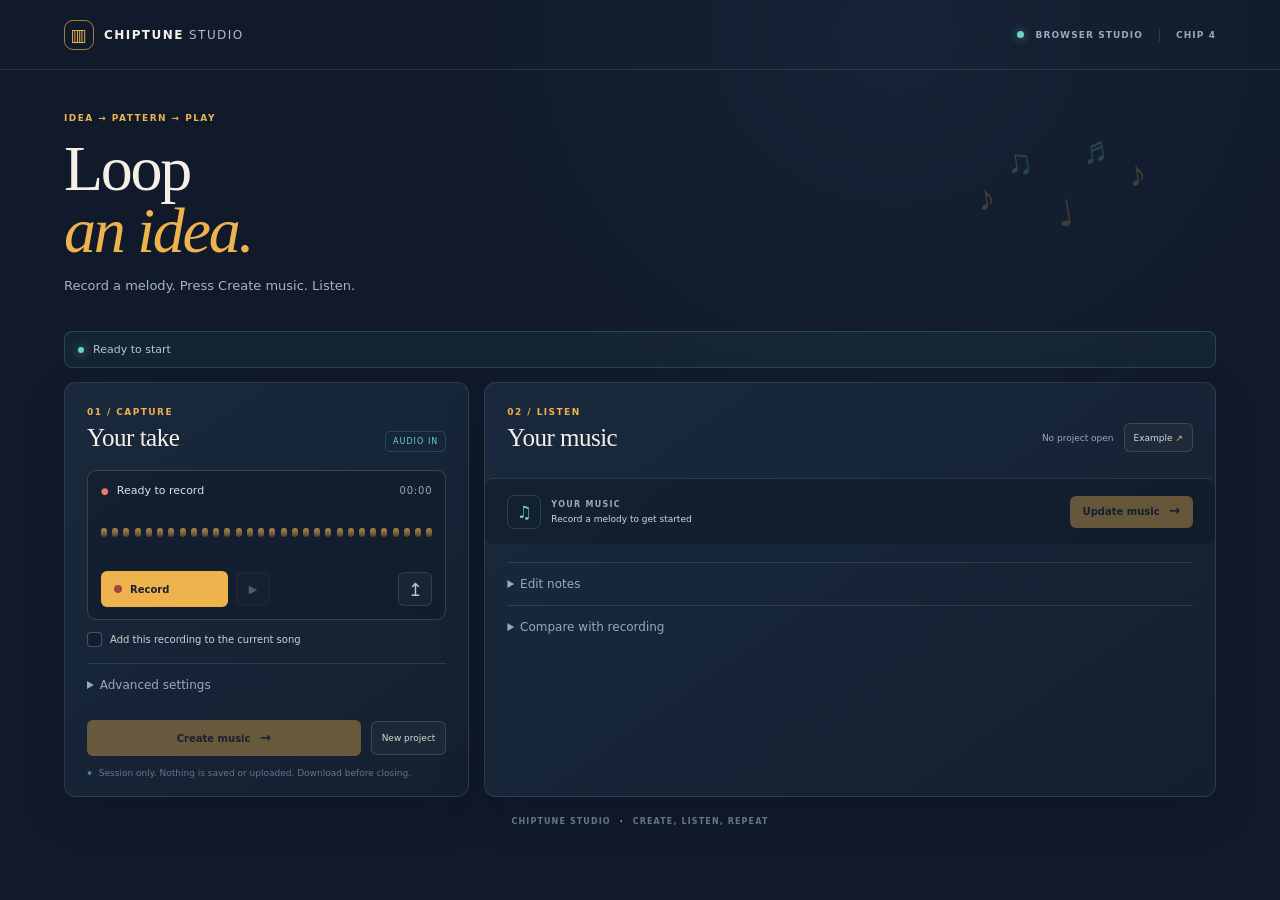
<file: docs/index.html>
<!doctype html>
<html lang="en">
<head>
  <meta charset="utf-8">
  <meta name="viewport" content="width=device-width, initial-scale=1">
  <meta name="theme-color" content="#101a2b">
  <title>Chiptune Studio</title>
  <link rel="icon" href="data:image/svg+xml,%3Csvg xmlns='http://www.w3.org/2000/svg' viewBox='0 0 16 16'%3E%3Crect width='16' height='16' rx='3' fill='%23101a2b'/%3E%3Cpath d='M4 4v8m3-8v8m3-8v8m3-8v8' stroke='%23efb34e'/%3E%3C/svg%3E">
  <link rel="stylesheet" href="./style.css">
</head>
<body>
  <header class="topbar">
    <a class="brand" href="./" aria-label="Chiptune Studio, home"><span class="brand-mark">▥</span><span>CHIPTUNE<span class="brand-light"> STUDIO</span></span></a>
    <div hidden class="recent-projects"><select hidden id="recentProjects" aria-label="Recent projects"><option value="">Recent projects</option></select><button hidden id="openProjectButton" class="small-button" disabled>Open</button></div>
    <div class="top-meta"><span class="live-dot"></span><span>BROWSER STUDIO</span><span class="top-divider"></span><span id="profileBadge">CHIP 4</span></div>
  </header>
  <main>
    <section class="masthead">
      <div><p class="eyebrow">IDEA → PATTERN → PLAY</p><h1>Loop<br><em>an idea.</em></h1><p class="intro">Record a melody. Press Create music. Listen.</p></div>
      <div class="mast-note" aria-hidden="true"><span>♪</span><span>♫</span><span>♩</span><span>♬</span><span>♪</span></div>
    </section>
    <div id="status" class="status" role="status"><span class="status-dot"></span><span>Ready to start</span></div>
    <div class="studio-grid">
      <section class="panel capture-panel">
        <div class="panel-heading"><div><p class="eyebrow">01 / CAPTURE</p><h2>Your take</h2></div><span class="step-tag">AUDIO IN</span></div>
        <div class="record-card">
          <div class="record-top"><span class="record-icon">●</span><span id="recordLabel">Ready to record</span><span id="recordTimer" class="timer">00:00</span></div>
          <div class="waveform" id="waveform" aria-hidden="true"><i></i><i></i><i></i><i></i><i></i><i></i><i></i><i></i><i></i><i></i><i></i><i></i><i></i><i></i><i></i><i></i><i></i><i></i><i></i><i></i><i></i><i></i><i></i><i></i><i></i><i></i><i></i><i></i><i></i><i></i></div>
          <div class="record-controls"><button id="recordButton" class="record-button"><span></span> Record</button><button id="stopButton" hidden class="icon-button" disabled aria-label="Stop recording">■</button><button id="playTakeButton" class="icon-button" disabled aria-label="Play take">▶</button><label class="icon-button import-button" for="wavFile" title="Import WAV">↥</label><input id="wavFile" type="file" accept="audio/wav,.wav" hidden></div>
        </div>
        <label class="arrange-option"><input id="layerInput" type="checkbox" disabled><span class="checkmark"></span><span>Add this recording to the current song</span></label>
        <details class="advanced-settings"><summary>Advanced settings</summary>
        <div class="form-grid">
          <label class="field"><span>TITLE</span><input id="titleInput" type="text" value="New track" maxlength="100" placeholder="Name your track"></label>
          <label class="field"><span>BPM</span><span class="input-suffix"><input id="bpmInput" type="number" min="30" max="300" value="120"><b>BPM</b></span></label>
        </div>
        <div class="tap-row"><span class="field-label">TEMPO</span><button id="tapButton" class="text-button">Tap to set tempo <span>↗</span></button><span id="tapReadout" class="muted">—</span></div>
        <div class="option-row"><div><span class="field-label">NEW TRACK PROFILE</span><p>Voices available in your setup</p></div><div class="segmented"><button data-profile="chip4" class="selected">CHIP 4</button><button data-profile="console8">CONSOLE 8</button></div></div>
        <div class="option-row"><div><span class="field-label">TIMING</span><p>Keep your rhythm or align to a grid</p></div><div class="segmented quantize"><button data-quantize="0" class="selected">ORIGINAL</button><button data-quantize="1">¼</button><button data-quantize="0.5">⅛</button><button data-quantize="0.25">¹⁄₁₆</button></div></div>
        <label class="field"><span>START AT BAR (0 = BEGINNING)</span><input id="layerAtBar" type="number" min="0" max="255" step="0.25" value="0" disabled></label>
        </details>
        <div class="capture-actions"><button id="transcribeButton" class="button-primary" disabled>Create music <span>→</span></button><button id="newButton" class="button-quiet">New project</button></div>
        <p class="privacy-note"><span>⌖</span> Session only. Nothing is saved or uploaded. Download before closing.</p>
      </section>
      <section class="panel editor-panel">
        <div class="panel-heading"><div><p class="eyebrow">02 / LISTEN</p><h2>Your music</h2></div><div class="editor-heading-right"><span id="scoreName" class="score-name">No project open</span><button id="exampleButton" class="small-button">Example <span>↗</span></button></div></div>
        <details id="noteEditor" class="note-editor"><summary>Edit notes</summary>
        <div class="editor-toolbar"><div class="pattern-select"><span class="field-label">PATTERN</span><select id="patternSelect" aria-label="Selected pattern" disabled></select></div><span id="noteCount" class="note-count">0 NOTES</span><div class="editor-tools"><div class="transpose-tools"><button id="transposeDown" class="small-button transpose-button" aria-label="Transpose pattern down 12 semitones" title="−12 semitones" disabled>−12</button><button id="transposeUp" class="small-button transpose-button" aria-label="Transpose pattern up 12 semitones" title="+12 semitones" disabled>+12</button></div><button id="addNoteButton" class="small-button" disabled>＋ Note</button><button id="saveButton" class="button-primary save-button" disabled>Apply edits <span>↗</span></button></div></div>
        <canvas id="pianoRoll" class="piano-roll" aria-label="Notes in the pattern"></canvas>
        <div class="table-wrap"><table><thead><tr><th>NOTE</th><th>PITCH</th><th>START</th><th>DURATION</th><th>VELOCITY</th><th></th></tr></thead><tbody id="notesBody"><tr><td colspan="6" class="empty-cell">Capture a take or open a project to see its notes.</td></tr></tbody></table></div>
        <div class="editor-footer"><span id="revisionHint">Changes last only for this session.</span><span class="keyboard-hint">↑↓ PITCH&nbsp;&nbsp; · &nbsp;&nbsp;QUARTER BEATS</span></div>
        </details>
        <div class="mix-player"><div class="mix-icon">♫</div><div class="mix-details"><span class="field-label">YOUR MUSIC</span><span id="mixName">Record a melody to get started</span></div><button id="renderButton" class="button-primary" disabled>Update music <span>→</span></button><audio id="mixAudio" controls hidden></audio><a id="downloadWave" class="small-button" download="music.wav" hidden>Download WAV</a><a id="downloadSong" class="small-button" download="song.json" hidden>Download song</a><a id="downloadOgg" class="small-button" download="mix.ogg" hidden>Download Ogg</a></div>
        <details class="comparison-options"><summary>Compare with recording</summary>
        <div id="originalPlayer" class="mix-player" hidden><span class="field-label">ORIGINAL RECORDING</span><audio id="originalAudio" controls preload="metadata"></audio></div>
        <div id="faithfulPlayer" class="mix-player" hidden><div class="mix-details"><span class="field-label">VOICE TO CHIP - continuous pitch</span><span>Original timing and pitch movement; melody only, no accompaniment</span></div><audio id="faithfulAudio" controls preload="metadata"></audio></div>
        </details>
        <details id="errorDetails" class="technical-details" hidden><summary>Technical details</summary><pre id="errorText"></pre></details>
      </section>
    </div>
    <footer>CHIPTUNE STUDIO <span>·</span> CREATE, LISTEN, REPEAT</footer>
  </main>
  <script src="./recorder.js"></script>
  <script src="./browser-runtime.js"></script>
  <script src="./app.js"></script>
</body>
</html>
</file>
<file: docs/style.css>
:root {
  color-scheme: dark;
  --navy: #101a2b;
  --navy-soft: #17253a;
  --navy-raised: #1c2b40;
  --cream: #f5f0e5;
  --muted: #9aa8ba;
  --muted-dark: #66758a;
  --amber: #efb34e;
  --mint: #6dd2c1;
  --red: #f17568;
  --line: rgba(229, 221, 203, .13);
  font-family: Inter, ui-sans-serif, system-ui, -apple-system, BlinkMacSystemFont, "Segoe UI", sans-serif;
  background: var(--navy);
  color: var(--cream);
}
* { box-sizing: border-box; }
body { margin: 0; min-width: 320px; background: radial-gradient(ellipse at 70% 4%, rgba(49, 73, 102, .19), transparent 37%), var(--navy); }
button, input, select { font: inherit; }
button { color: inherit; cursor: pointer; }
.topbar { height: 70px; padding: 0 clamp(20px, 5vw, 76px); display: flex; align-items: center; justify-content: space-between; border-bottom: 1px solid var(--line); }
.brand { display: flex; align-items: center; gap: 10px; text-decoration: none; color: var(--cream); font-weight: 750; font-size: 12px; letter-spacing: .12em; }
.brand-light { color: #afbac7; font-weight: 450; }
.brand-mark { display: grid; place-items: center; width: 30px; height: 30px; border: 1px solid rgba(239,179,78,.65); color: var(--amber); font-size: 17px; border-radius: 9px; }
.recent-projects { display: flex; align-items: center; gap: 6px; flex: 0 1 410px; margin: 0 18px; }
.recent-projects select { width: 100%; min-width: 0; height: 30px; padding: 0 9px; border: 1px solid rgba(229,221,203,.14); border-radius: 6px; outline: 0; background: rgba(8,15,25,.3); color: #d7dedb; font-size: 9px; }
.recent-projects select:focus { border-color: rgba(239,179,78,.6); }
.recent-projects option { background: var(--navy); }
.recent-projects .small-button { height: 30px; }
.top-meta { display: flex; align-items: center; gap: 11px; color: var(--muted); font-size: 9px; letter-spacing: .12em; font-weight: 700; }
.live-dot, .status-dot { width: 7px; height: 7px; border-radius: 50%; background: var(--mint); box-shadow: 0 0 10px rgba(109,210,193,.6); }
.top-divider { height: 14px; width: 1px; background: var(--line); margin: 0 5px; }
main { max-width: 1420px; padding: 0 clamp(20px, 5vw, 76px) 32px; margin: auto; }
.masthead { min-height: 230px; padding: 42px 0 35px; display: flex; justify-content: space-between; align-items: center; position: relative; overflow: hidden; }
.eyebrow, .field-label { margin: 0; color: var(--amber); font-size: 9px; line-height: 1.4; font-weight: 750; letter-spacing: .16em; }
h1 { font-family: Georgia, "Times New Roman", serif; font-weight: 400; letter-spacing: -.035em; font-size: clamp(40px, 5vw, 64px); line-height: .98; margin: 13px 0 12px; }
h1 em { color: var(--amber); font-weight: 400; }
.intro { margin: 0; max-width: 440px; color: #a8b4c2; font-size: 13px; line-height: 1.65; }
.mast-note { position: absolute; right: 6%; top: 21px; height: 190px; display: flex; align-items: center; gap: 16px; color: rgba(239,179,78,.22); font-family: Georgia, serif; font-size: 36px; transform: rotate(-9deg); user-select: none; }
.mast-note span:nth-child(2), .mast-note span:nth-child(4) { transform: translateY(-30px); color: rgba(109,210,193,.22); }
.mast-note span:nth-child(3) { transform: translateY(28px); }
.status { display: flex; align-items: center; gap: 9px; min-height: 37px; padding: 0 13px; margin-bottom: 14px; border: 1px solid rgba(109,210,193,.2); border-radius: 8px; background: rgba(109,210,193,.055); color: #b6c5cb; font-size: 11px; }
.status .status-dot { flex: 0 0 6px; width: 6px; height: 6px; }
.status.working { border-color: rgba(239,179,78,.25); background: rgba(239,179,78,.055); color: #e7c98f; }
.status.working .status-dot { background: var(--amber); animation: pulse 1s infinite; }
.status.error { border-color: rgba(241,117,104,.34); background: rgba(241,117,104,.07); color: #f0aaa2; }
.status.error .status-dot { background: var(--red); }
.status.success .status-dot { background: var(--mint); }
@keyframes pulse { 50% { opacity: .28; } }
.studio-grid { display: grid; grid-template-columns: minmax(315px, .82fr) minmax(500px, 1.48fr); gap: 15px; align-items: stretch; }
.panel { min-width: 0; background: linear-gradient(145deg, rgba(27,42,62,.94), rgba(20,32,49,.97)); border: 1px solid rgba(227,219,201,.12); border-radius: 12px; box-shadow: 0 16px 45px rgba(0,0,0,.12); }
.capture-panel { padding: 23px 22px 17px; }
.editor-panel { padding: 23px 22px 0; display: flex; flex-direction: column; }
.panel-heading { display: flex; align-items: flex-end; justify-content: space-between; gap: 12px; margin-bottom: 18px; }
h2 { margin: 5px 0 0; font-family: Georgia, "Times New Roman", serif; font-weight: 400; letter-spacing: -.02em; font-size: 25px; }
.step-tag { border: 1px solid rgba(109,210,193,.21); padding: 5px 7px; border-radius: 5px; color: var(--mint); font-size: 8px; letter-spacing: .13em; }
.record-card { border: 1px solid rgba(239,179,78,.23); border-radius: 9px; padding: 13px 13px 12px; background: rgba(10,18,30,.3); }
.record-top { display: flex; align-items: center; gap: 8px; color: #dce1df; font-size: 11px; }
.record-icon { color: var(--red); font-size: 9px; }
.timer { margin-left: auto; color: var(--muted); font-feature-settings: "tnum"; font-size: 10px; letter-spacing: .08em; }
.waveform { height: 53px; margin: 9px 0 12px; display: flex; align-items: center; justify-content: space-between; gap: 3px; overflow: hidden; }
.waveform i { flex: 1; max-width: 6px; min-height: 4px; height: 18%; border-radius: 3px; background: linear-gradient(0deg, rgba(239,179,78,.34), var(--amber)); opacity: .72; transition: height .08s linear; }
.record-controls { display: flex; align-items: center; gap: 8px; }
.record-button, .button-primary { height: 36px; padding: 0 13px; border: 0; border-radius: 6px; background: var(--amber); color: #172032; font-size: 10px; font-weight: 800; transition: transform .15s, background .15s; }
.record-button:hover, .button-primary:hover { background: #ffd078; transform: translateY(-1px); }
.record-button { display: flex; align-items: center; gap: 8px; min-width: 127px; }
.record-button span { width: 8px; height: 8px; background: #a6433f; border-radius: 50%; }
.record-button.is-recording { background: #f28b78; }
.record-button.is-recording span { animation: pulse 1s infinite; }
.icon-button { width: 34px; height: 34px; display: grid; place-items: center; border: 1px solid var(--line); border-radius: 6px; background: rgba(245,240,229,.035); color: #b9c4cf; font-size: 11px; text-decoration: none; }
.icon-button:hover:not(:disabled) { color: var(--amber); border-color: rgba(239,179,78,.5); }
button:disabled { opacity: .38; cursor: not-allowed; }
.import-button { margin-left: auto; font-size: 18px; }
.form-grid { display: grid; grid-template-columns: 1fr 105px; gap: 11px; margin: 15px 0 12px; }
.field { display: flex; flex-direction: column; gap: 6px; min-width: 0; color: var(--muted); font-size: 8px; font-weight: 750; letter-spacing: .13em; }
.field input, .input-suffix { width: 100%; height: 35px; border: 1px solid rgba(229,221,203,.13); border-radius: 6px; outline: none; background: rgba(8,15,25,.28); color: var(--cream); font-size: 11px; letter-spacing: normal; }
.field input { padding: 0 10px; }
.field input:focus, .input-suffix:focus-within { border-color: rgba(239,179,78,.72); }
.input-suffix { display: flex; align-items: center; }
.input-suffix input { border: 0; height: 100%; width: 65%; font-variant-numeric: tabular-nums; }
.input-suffix b { color: var(--muted); font-size: 8px; letter-spacing: .1em; }
input[type=number] { appearance: textfield; -moz-appearance: textfield; }
input::-webkit-inner-spin-button, input::-webkit-outer-spin-button { appearance: none; }
.tap-row { min-height: 31px; display: flex; align-items: center; gap: 11px; border-bottom: 1px solid var(--line); padding-bottom: 8px; }
.text-button { border: 0; background: none; padding: 0; color: var(--cream); font-size: 10px; }
.text-button span { color: var(--amber); }
.muted { margin-left: auto; color: var(--muted); font-size: 9px; }
.field-label { color: var(--muted); font-size: 8px; }
.option-row { min-height: 54px; display: flex; align-items: center; justify-content: space-between; gap: 9px; border-bottom: 1px solid var(--line); }
.option-row p { margin: 3px 0 0; color: var(--muted-dark); font-size: 9px; }
.segmented { display: flex; padding: 3px; gap: 2px; border: 1px solid rgba(229,221,203,.1); border-radius: 6px; background: rgba(4,11,21,.25); }
.segmented button { border: 0; background: transparent; color: var(--muted); padding: 6px 8px; border-radius: 4px; font-size: 8px; font-weight: 800; letter-spacing: .06em; white-space: nowrap; }
.segmented button.selected { background: rgba(239,179,78,.16); color: var(--amber); }
.quantize button { min-width: 31px; font-size: 10px; }
.capture-actions { display: flex; align-items: center; gap: 10px; margin-top: 14px; }
.capture-actions .button-primary { flex: 1; }
.button-primary span { margin-left: 6px; font-size: 13px; line-height: 0; }
.button-quiet, .small-button { height: 34px; border: 1px solid rgba(229,221,203,.16); border-radius: 6px; background: rgba(245,240,229,.035); color: #d5d8d3; padding: 0 10px; font-size: 9px; white-space: nowrap; }
.button-quiet:hover, .small-button:hover:not(:disabled) { border-color: rgba(239,179,78,.47); color: var(--amber); }
.privacy-note { margin: 12px 0 0; color: var(--muted-dark); font-size: 9px; }
.privacy-note span { color: var(--mint); margin-right: 4px; }
.arrange-option { display: flex; align-items: center; gap: 8px; margin: 12px 0 0; color: #cbd2d1; font-size: 10px; cursor: pointer; }
.arrange-option input { position: absolute; opacity: 0; pointer-events: none; }
.checkmark { width: 15px; height: 15px; display: grid; place-items: center; flex: 0 0 auto; border: 1px solid rgba(229,221,203,.27); border-radius: 4px; background: rgba(8,15,25,.3); }
.arrange-option input:checked + .checkmark { border-color: rgba(109,210,193,.65); background: rgba(109,210,193,.14); }
.arrange-option input:checked + .checkmark::after { content: "✓"; color: var(--mint); font-size: 11px; line-height: 1; }
.arrange-option input:focus-visible + .checkmark { outline: 2px solid var(--amber); outline-offset: 2px; }
.editor-heading-right { display: flex; align-items: center; gap: 10px; }
.score-name { max-width: 180px; overflow: hidden; text-overflow: ellipsis; color: var(--muted); font-size: 9px; white-space: nowrap; }
.small-button { height: 29px; padding: 0 9px; }
.small-button span { color: var(--amber); }
.editor-toolbar { display: flex; align-items: flex-end; gap: 12px; min-height: 46px; padding-bottom: 10px; border-bottom: 1px solid var(--line); }
.pattern-select { display: flex; flex-direction: column; gap: 5px; }
.pattern-select select { max-width: 145px; color: var(--cream); border: 0; outline: 0; background: transparent; font-size: 11px; }
.pattern-select option { background: var(--navy); }
.note-count { color: var(--muted-dark); font-size: 8px; letter-spacing: .1em; padding-bottom: 3px; }
.editor-tools { display: flex; gap: 7px; margin-left: auto; }
.transpose-tools { display: flex; gap: 4px; }
.transpose-button { min-width: 37px; padding: 0 6px; color: var(--mint); font-variant-numeric: tabular-nums; }
.save-button { height: 29px; padding: 0 9px; font-size: 9px; }
.save-button.is-dirty { box-shadow: 0 0 0 1px rgba(239,179,78,.38); }
.piano-roll { display: block; width: 100%; height: 144px; margin: 13px 0 11px; border-radius: 7px; border: 1px solid rgba(229,221,203,.1); background: #121e30; }
.table-wrap { overflow: auto; max-height: 258px; border-top: 1px solid var(--line); border-bottom: 1px solid var(--line); }
table { width: 100%; border-collapse: collapse; text-align: left; font-size: 10px; }
thead { position: sticky; top: 0; z-index: 1; background: #1b2a3e; }
th { padding: 9px 6px; color: var(--muted-dark); font-size: 7px; letter-spacing: .12em; font-weight: 750; white-space: nowrap; }
td { padding: 6px; color: #dce0dc; border-top: 1px solid rgba(229,221,203,.055); }
.note-id { color: var(--mint); white-space: nowrap; font-size: 9px; }
.note-id span { color: var(--muted-dark); }
.cell-input { min-width: 0; height: 26px; border: 1px solid transparent; border-radius: 4px; outline: 0; background: transparent; color: var(--cream); font-size: 10px; }
.cell-input:focus { border-color: rgba(239,179,78,.6); background: rgba(239,179,78,.06); }
.pitch-input.invalid { border-color: rgba(241,117,104,.75); background: rgba(241,117,104,.1); }
.pitch-input { width: 57px; }
.number-input { width: 58px; font-variant-numeric: tabular-nums; }
.remove-note { width: 24px; height: 24px; border: 0; background: transparent; color: var(--muted-dark); font-size: 17px; }
.remove-note:hover { color: var(--red); }
.empty-cell { height: 73px; color: var(--muted); text-align: center; }
.editor-footer { min-height: 34px; display: flex; justify-content: space-between; align-items: center; gap: 10px; color: var(--muted-dark); font-size: 8px; }
.keyboard-hint { letter-spacing: .07em; white-space: nowrap; }
.mix-player { min-height: 66px; margin: 0 -22px; padding: 10px 22px; display: flex; align-items: center; gap: 10px; border-top: 1px solid var(--line); background: rgba(8,15,25,.24); border-radius: 0 0 12px 12px; }
.mix-icon { display: grid; place-items: center; width: 34px; height: 34px; flex: 0 0 auto; border: 1px solid rgba(109,210,193,.2); border-radius: 7px; color: var(--mint); font-size: 17px; }
.mix-details { display: flex; flex-direction: column; gap: 4px; min-width: 0; }
.mix-details > span:last-child { overflow: hidden; color: #d5dad5; font-size: 9px; text-overflow: ellipsis; white-space: nowrap; }
.mix-player .button-primary { height: 32px; margin-left: auto; white-space: nowrap; }
.mix-player audio { max-width: 140px; height: 30px; margin-left: auto; }
footer { padding: 20px 0 0; color: var(--muted-dark); font-size: 8px; font-weight: 700; letter-spacing: .14em; text-align: center; }
footer span { margin: 0 5px; color: var(--amber); }
@media (max-width: 930px) {
  .studio-grid { grid-template-columns: 1fr; }
  .capture-panel { display: grid; grid-template-columns: 1fr 1fr; column-gap: 18px; }
  .capture-panel .panel-heading, .capture-panel .record-card { grid-column: span 2; }
  .form-grid { align-self: start; }
  .capture-actions { align-self: center; }
  .privacy-note { grid-column: span 2; }
}
@media (max-width: 590px) {
  .topbar { height: auto; min-height: 58px; flex-wrap: wrap; row-gap: 7px; padding-top: 8px; padding-bottom: 8px; }
  .recent-projects { order: 3; flex-basis: 100%; max-width: 100%; margin: 0; }
  .top-meta { gap: 7px; font-size: 7px; }
  .masthead { min-height: 205px; padding: 30px 0 24px; }
  .mast-note { right: 1%; opacity: .6; }
  .studio-grid { gap: 12px; }
  .capture-panel, .editor-panel { padding: 18px 14px 0; }
  .capture-panel { display: block; padding-bottom: 15px; }
  .capture-panel .panel-heading { margin-bottom: 14px; }
  .capture-panel .form-grid { margin-top: 13px; }
  .option-row { min-height: 57px; }
  .editor-heading-right { gap: 6px; }
  .score-name { display: none; }
  .editor-toolbar { gap: 7px; }
  .pattern-select select { max-width: 100px; }
  .editor-tools { gap: 5px; }
  .editor-tools .small-button, .save-button { padding: 0 7px; }
  .piano-roll { height: 120px; }
  .table-wrap { max-height: 218px; }
  table { min-width: 470px; }
  .mix-player { margin: 0 -14px; padding: 9px 14px; }
  .mix-player audio { max-width: 100px; }
  .editor-footer { align-items: flex-start; padding: 8px 0; }
  .keyboard-hint { display: none; }
}

[hidden] { display: none !important; }

@media (max-width: 590px) {
  .mix-player { flex-wrap: wrap; }
  .mix-player .mix-details { flex: 1 1 65%; }
  .mix-player audio { flex: 1 0 100%; width: 100%; max-width: none; }
  .record-button, .capture-actions .button-primary { min-height: 44px; }
}

/* The default workflow needs only recording, creation, and one finished player. */
details > summary { cursor: pointer; color: var(--muted); font-size: 12px; padding: 14px 0; }
.advanced-settings, .note-editor, .comparison-options, .technical-details { border-top: 1px solid var(--line); }
.advanced-settings { margin-top: 16px; }
.note-editor { order: 2; }
.comparison-options { order: 3; }
.technical-details { order: 4; }
.editor-panel > .mix-player { margin-top: 8px; margin-bottom: 18px; border-radius: 8px; flex-wrap: wrap; }
.editor-panel > .mix-player audio { max-width: 100%; width: 100%; flex-basis: 100%; height: 42px; margin-top: 6px; }
.comparison-options .mix-player { margin: 0; padding: 12px 0; background: transparent; border-radius: 0; flex-wrap: wrap; }
.comparison-options .mix-player audio { width: 100%; max-width: 100%; }
.technical-details pre { white-space: pre-wrap; overflow-wrap: anywhere; color: var(--muted); font-size: 11px; }
@media (max-width: 930px) { .capture-panel { display: block; } }
</file>
